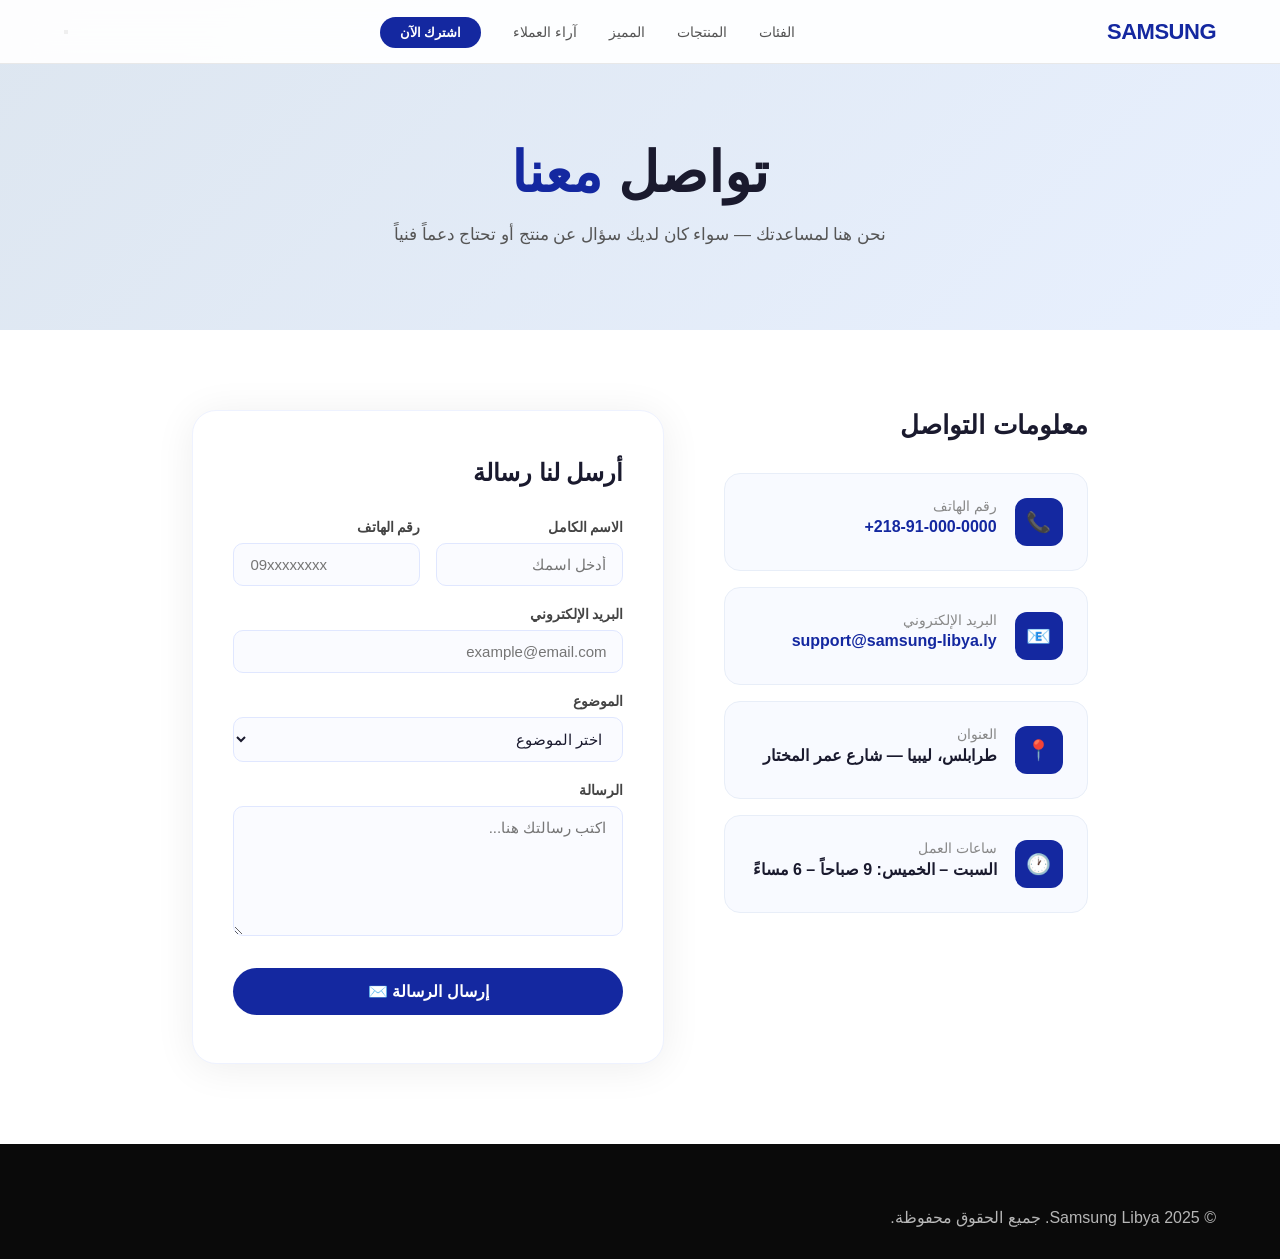
<file: contact.html>
<!DOCTYPE html>
<html lang="ar" dir="rtl">
<head>
  <meta charset="UTF-8" />
  <meta name="viewport" content="width=device-width, initial-scale=1.0" />
  <title>تواصل معنا — Samsung Libya</title>

  <link rel="stylesheet" href="style.css" />
  <link rel="stylesheet" href="contact.css" />
</head>

<body>

  <!-- NAV -->
  <nav>
    <a href="index.html" class="nav-logo">SAMSUNG</a>

    <ul class="nav-links">
      <li><a href="index.html#categories">الفئات</a></li>
      <li><a href="index.html#products">المنتجات</a></li>
      <li><a href="index.html#featured">المميز</a></li>
      <li><a href="index.html#testimonials">آراء العملاء</a></li>
      <li><a href="index.html#newsletter" class="nav-cta">اشترك الآن</a></li>
    </ul>

    <button
      class="nav-hamburger"
      id="nav-hamburger"
      aria-label="فتح القائمة"
      onclick="toggleMobileMenu()"
    >
      <span></span>
      <span></span>
      <span></span>
    </button>
  </nav>

  <!-- HERO -->
  <div class="contact-hero">
    <h1>تواصل <span>معنا</span></h1>

    <p>
      نحن هنا لمساعدتك — سواء كان لديك سؤال عن منتج أو تحتاج دعماً فنياً
    </p>
  </div>

  <!-- CONTACT SECTION -->
  <div class="contact-section">

    <!-- معلومات التواصل -->
    <div class="contact-info">

      <h2>معلومات التواصل</h2>

      <div class="info-card">
        <div class="info-icon">📞</div>

        <div class="info-text">
          <h4>رقم الهاتف</h4>
          <p>
            <a href="tel:+218910000000">218-91-000-0000+</a>
          </p>
        </div>
      </div>

      <div class="info-card">
        <div class="info-icon">📧</div>

        <div class="info-text">
          <h4>البريد الإلكتروني</h4>
          <p>
            <a href="mailto:support@samsung-libya.ly">
              support@samsung-libya.ly
            </a>
          </p>
        </div>
      </div>

      <div class="info-card">
        <div class="info-icon">📍</div>

        <div class="info-text">
          <h4>العنوان</h4>
          <p>طرابلس، ليبيا — شارع عمر المختار</p>
        </div>
      </div>

      <div class="info-card">
        <div class="info-icon">🕐</div>

        <div class="info-text">
          <h4>ساعات العمل</h4>
          <p>السبت – الخميس: 9 صباحاً – 6 مساءً</p>
        </div>
      </div>

    </div>

    <!-- الفورم -->
    <div class="contact-form-wrap">

      <h2>أرسل لنا رسالة</h2>

      <div class="form-row">

        <div class="form-group">
          <label>الاسم الكامل</label>
          <input type="text" id="name" placeholder="أدخل اسمك" />
        </div>

        <div class="form-group">
          <label>رقم الهاتف</label>
          <input type="tel" id="phone" placeholder="09xxxxxxxx" />
        </div>

      </div>

      <div class="form-group">
        <label>البريد الإلكتروني</label>

        <input
          type="email"
          id="email"
          placeholder="example@email.com"
        />
      </div>

      <div class="form-group">
        <label>الموضوع</label>

        <select id="subject">
          <option value="">اختر الموضوع</option>
          <option>استفسار عن منتج</option>
          <option>دعم فني</option>
          <option>طلب ضمان</option>
          <option>شكوى</option>
          <option>أخرى</option>
        </select>
      </div>

      <div class="form-group">
        <label>الرسالة</label>

        <textarea
          id="message"
          placeholder="اكتب رسالتك هنا..."
        ></textarea>
      </div>

      <button
        class="submit-btn"
        id="submit-btn"
        onclick="sendMessage()"
      >
        إرسال الرسالة ✉️
      </button>

      <div class="success-msg" id="success-msg"></div>

    </div>

  </div>

  <!-- سجل الرسائل -->
  <div class="messages-section" id="messages-section">

    <div class="messages-header">

      <h2>
        📋 سجل الرسائل
        <span class="msg-count" id="msg-count"></span>
      </h2>

      <button class="clear-all-btn" onclick="clearAllMessages()">
        🗑 مسح الكل
      </button>

    </div>

    <div class="messages-list" id="messages-list"></div>

    <p class="no-messages" id="no-messages">
      لا توجد رسائل محفوظة بعد.
    </p>

  </div>

  <!-- FOOTER -->
  <footer class="footer">
    <div class="footer-inner">
      <p class="footer-copy">
        © 2025 Samsung Libya. جميع الحقوق محفوظة.
      </p>
    </div>
  </footer>

  <script src="contact.js"></script>

</body>
</html>
</file>
<file: style.css>
/* ========================================
   Samsung Libya — style.css
   ======================================== */

/* ==========================================================================
   1. CSS VARIABLES
   ========================================================================== */

:root {
  --black:       #0a0a0a;
  --white:       #ffffff;
  --white-70:    rgba(255, 255, 255, 0.7);
  --blue:        #1428a0;
  --blue-light:  #2541c0;
  --gray-100:    #f5f5f5;
  --gray-200:    #e8e8e8;
  --gray-400:    #9e9e9e;
  --gray-600:    #555555;
  --gray-700:    #333333;
  --gray-800:    #222222;
  --card-bg:     #f0f3fa;
  --radius:      16px;
  --transition:  0.35s cubic-bezier(0.4, 0, 0.2, 1);
}


/* ==========================================================================
   2. RESET & BASE
   ========================================================================== */

* {
  margin: 0;
  padding: 0;
  box-sizing: border-box;
}

html {
  scroll-behavior: smooth;
}

body {
  font-family: 'IBM Plex Sans Arabic', sans-serif;
  background: var(--white);
  color: var(--black);
  direction: rtl;
  overflow-x: hidden;
}


/* ==========================================================================
   3. NAVBAR
   ========================================================================== */

nav {
  position: fixed;
  top: 0;
  right: 0;
  left: 0;
  z-index: 100;
  background: rgba(255, 255, 255, 0.92);
  backdrop-filter: blur(16px);
  border-bottom: 1px solid var(--gray-200);
  display: flex;
  align-items: center;
  justify-content: space-between;
  padding: 0 5%;
  height: 64px;
  transition: background var(--transition);
}

.nav-logo {
  font-size: 22px;
  font-weight: 700;
  color: var(--blue);
  letter-spacing: -0.5px;
  text-decoration: none;
}

.nav-links {
  display: flex;
  list-style: none;
  gap: 32px;
}

.nav-links a {
  text-decoration: none;
  color: var(--gray-600);
  font-size: 14px;
  font-weight: 500;
  transition: color var(--transition);
  position: relative;
}

.nav-links a::after {
  content: '';
  position: absolute;
  bottom: -4px;
  right: 0;
  width: 0;
  height: 2px;
  background: var(--blue);
  transition: width var(--transition);
}

.nav-links a:hover           { color: var(--blue); }
.nav-links a:hover::after    { width: 100%; }

.nav-links a.nav-cta {
  background: var(--blue);
  color: var(--white);
  padding: 8px 20px;
  border-radius: 50px;
  font-size: 13px;
  font-weight: 600;
  transition: background var(--transition), transform var(--transition);
}

.nav-links a.nav-cta:hover {
  background: var(--blue-light);
  color: var(--white);
  transform: translateY(-1px);
}

.nav-links a.nav-cta::after { display: none; }

/* Mobile nav toggle */
.mob-nav-right {
  display: none;
  align-items: center;
  gap: 4px;
}

.nav-toggle {
  background: none;
  border: none;
  font-size: 26px;
  color: var(--blue);
  cursor: pointer;
  padding: 4px 8px;
  line-height: 1;
}

/* Mobile drawer */
.mobile-menu {
  display: none;
  position: fixed;
  top: 64px;
  right: 0;
  left: 0;
  background: var(--white);
  z-index: 999;
  padding: 8px 5% 20px;
  box-shadow: 0 8px 24px rgba(0, 0, 0, 0.12);
  border-top: 1px solid var(--gray-200);
}

.mobile-menu.active { display: block; }

.mobile-menu ul { list-style: none; }

.mobile-menu ul li a {
  display: block;
  padding: 14px 8px;
  font-size: 16px;
  font-weight: 500;
  color: var(--gray-800);
  text-decoration: none;
  border-bottom: 1px solid var(--gray-200);
}

.mobile-menu ul li a:hover { color: var(--blue); }

.mobile-menu .mob-cta {
  display: block;
  margin-top: 16px;
  background: var(--blue);
  color: var(--white);
  text-align: center;
  padding: 14px;
  border-radius: 50px;
  font-weight: 700;
  font-size: 15px;
  text-decoration: none;
}

/* Cart button */
.cart-btn {
  position: relative;
  background: none;
  border: none;
  cursor: pointer;
  color: var(--gray-700);
  padding: 6px;
  display: flex;
  align-items: center;
  justify-content: center;
  transition: color var(--transition);
}

.cart-btn:hover { color: var(--blue); }

.cart-count {
  position: absolute;
  top: -4px;
  left: -4px;
  background: var(--blue);
  color: var(--white);
  font-size: 10px;
  font-weight: 700;
  min-width: 18px;
  height: 18px;
  border-radius: 50%;
  display: flex;
  align-items: center;
  justify-content: center;
  line-height: 1;
  padding: 0 3px;
  transition: transform 0.2s;
}

.cart-count.bump { transform: scale(1.4); }


/* ==========================================================================
   4. HERO
   ========================================================================== */

.hero {
  min-height: 580px;
  height: 100vh;
  max-height: 680px;
  background: #d6e2f0;
  display: flex;
  align-items: center;
  justify-content: center;
  padding-top: 64px;
  position: relative;
  overflow: hidden;
}

.hero-bg-full {
  position: absolute;
  inset: 0;
  width: 100%;
  height: 100%;
  object-fit: cover;
  object-position: left center;
  z-index: 0;
  display: block;
}

.hero-inner {
  display: flex;
  align-items: center;
  justify-content: flex-start;
  width: 100%;
  max-width: 1200px;
  height: 100%;
  position: relative;
  z-index: 1;
  padding: 0 6%;
}

.hero-content {
  flex: 0 0 40%;
  text-align: right;
  background: rgba(214, 226, 240, 0.55);
  backdrop-filter: blur(6px);
  border-radius: 20px;
  padding: clamp(20px, 4vw, 40px) clamp(16px, 4vw, 36px);
  margin-top: clamp(20px, 5vw, 80px);
  animation: fadeInUp 0.9s ease 0.1s both;
}

.hero-badge {
  display: inline-block;
  background: rgba(255, 255, 255, 0.60);
  color: var(--blue);
  border: 1px solid rgba(20, 40, 160, 0.22);
  padding: 6px 18px;
  border-radius: 50px;
  font-size: 13px;
  font-weight: 600;
  margin-bottom: 24px;
  backdrop-filter: blur(8px);
  animation: fadeInDown 0.8s ease forwards;
}

.hero h1 {
  font-size: clamp(26px, 6vw, 72px);
  font-weight: 700;
  color: var(--gray-800);
  line-height: 1.1;
  margin-bottom: 16px;
}

.hero h1 span { color: var(--blue); }

.hero p {
  font-size: clamp(13px, 2vw, 17px);
  color: var(--gray-600);
  max-width: 400px;
  margin: 0 0 clamp(20px, 4vw, 40px);
  line-height: 1.7;
}

.hero-buttons {
  display: flex;
  gap: 16px;
  flex-wrap: wrap;
  justify-content: flex-end;
  animation: fadeInUp 1s ease 0.3s both;
}


/* ==========================================================================
   5. BUTTONS
   ========================================================================== */

.btn-primary {
  background: var(--blue);
  color: var(--white);
  padding: 14px 36px;
  border-radius: 50px;
  text-decoration: none;
  font-size: 15px;
  font-weight: 600;
  display: inline-block;
  transition: background var(--transition), transform var(--transition), box-shadow var(--transition);
}

.btn-primary:hover {
  background: var(--blue-light);
  transform: translateY(-2px);
  box-shadow: 0 12px 32px rgba(20, 40, 160, 0.4);
}

.btn-outline {
  background: transparent;
  color: var(--blue);
  padding: 14px 36px;
  border-radius: 50px;
  text-decoration: none;
  font-size: 15px;
  font-weight: 600;
  border: 1.5px solid rgba(20, 40, 160, 0.35);
  display: inline-block;
  transition: border-color var(--transition), transform var(--transition), background var(--transition);
}

.btn-outline:hover {
  border-color: var(--blue);
  background: rgba(20, 40, 160, 0.06);
  transform: translateY(-2px);
}

.btn-white {
  background: var(--white);
  color: var(--blue);
  padding: 14px 40px;
  border-radius: 50px;
  text-decoration: none;
  font-size: 15px;
  font-weight: 700;
  display: inline-block;
  transition: transform var(--transition), box-shadow var(--transition);
}

.btn-white:hover {
  transform: translateY(-2px);
  box-shadow: 0 12px 32px rgba(0, 0, 0, 0.2);
}


/* ==========================================================================
   6. STATS
   ========================================================================== */

.stats {
  background: var(--gray-100);
  padding: clamp(32px, 5vw, 64px) 5%;
}

.stats-grid {
  display: grid;
  grid-template-columns: repeat(auto-fit, minmax(130px, 1fr));
  gap: clamp(16px, 3vw, 32px);
  max-width: 900px;
  margin: 0 auto;
  text-align: center;
}

.stat-item h3 {
  font-size: clamp(26px, 5vw, 42px);
  font-weight: 700;
  color: var(--blue);
  margin-bottom: 6px;
}

.stat-item p {
  font-size: clamp(12px, 1.5vw, 14px);
  color: var(--gray-600);
  font-weight: 400;
}


/* ==========================================================================
   7. SECTION COMMON
   ========================================================================== */

section { padding: clamp(48px, 8vw, 100px) 5%; }

.section-header {
  text-align: center;
  margin-bottom: 60px;
}

.section-tag {
  display: inline-block;
  background: rgba(20, 40, 160, 0.08);
  color: var(--blue);
  padding: 5px 16px;
  border-radius: 50px;
  font-size: 13px;
  font-weight: 600;
  margin-bottom: 16px;
  text-transform: uppercase;
  letter-spacing: 1px;
}

.section-title {
  font-size: clamp(28px, 4vw, 44px);
  font-weight: 700;
  color: var(--gray-800);
  margin-bottom: 12px;
  line-height: 1.2;
}

.section-sub {
  font-size: 16px;
  color: var(--gray-600);
  max-width: 520px;
  margin: 0 auto;
  line-height: 1.7;
}


/* ==========================================================================
   8. FEATURED PRODUCT
   ========================================================================== */

.featured { background: var(--white); }

.featured-grid {
  display: grid;
  grid-template-columns: 1fr 1fr;
  gap: 48px;
  align-items: center;
  max-width: 1100px;
  margin: 0 auto;
}

.featured-visual {
  border-radius: var(--radius);
  text-align: center;
  position: relative;
  overflow: hidden;
  padding: 0;
  background: transparent;
}

.featured-img-bg {
  background: var(--card-bg);
  border-radius: var(--radius);
  position: relative;
  overflow: hidden;
  min-height: clamp(220px, 40vw, 480px);
  display: flex;
  align-items: center;
  justify-content: center;
}

.featured-img-bg::before {
  content: '';
  position: absolute;
  top: -80px;
  right: -80px;
  width: 300px;
  height: 300px;
  background: radial-gradient(circle, rgba(20, 40, 160, 0.12) 0%, transparent 70%);
  pointer-events: none;
}

.featured-img-bg::after {
  content: '';
  position: absolute;
  bottom: -60px;
  left: -40px;
  width: 220px;
  height: 220px;
  background: radial-gradient(circle, rgba(59, 130, 246, 0.15) 0%, transparent 70%);
  pointer-events: none;
}

.featured-product-img {
  width: 100%;
  height: clamp(220px, 40vw, 480px);
  object-fit: contain;
  object-position: center;
  display: block;
  margin: 0 auto;
  position: relative;
  z-index: 2;
  border-radius: var(--radius);
  filter: drop-shadow(0 30px 50px rgba(0, 0, 0, 0.15));
  transition: transform 0.5s cubic-bezier(0.4, 0, 0.2, 1);
}

.featured-visual:hover .featured-product-img {
  transform: translateY(-10px) scale(1.03);
}

/* Fallback placeholder (no image) */
.product-img-placeholder {
  width: 220px;
  height: 380px;
  background: linear-gradient(160deg, #e0e7ff 0%, #c7d2fe 100%);
  border-radius: 28px;
  margin: 0 auto;
  display: flex;
  align-items: center;
  justify-content: center;
  font-size: 64px;
  color: var(--blue);
  font-weight: 700;
  box-shadow: 0 24px 48px rgba(20, 40, 160, 0.2);
  position: relative;
  z-index: 1;
  transition: transform var(--transition);
}

.featured-visual:hover .product-img-placeholder {
  transform: translateY(-8px) rotate(-1deg);
}

.featured-info h3 {
  font-size: 13px;
  color: var(--blue);
  font-weight: 600;
  text-transform: uppercase;
  letter-spacing: 1.5px;
  margin-bottom: 12px;
}

.featured-info h2 {
  font-size: clamp(24px, 3.5vw, 38px);
  font-weight: 700;
  color: var(--gray-800);
  line-height: 1.2;
  margin-bottom: 16px;
}

.featured-info p {
  font-size: 15px;
  color: var(--gray-600);
  line-height: 1.75;
  margin-bottom: 28px;
}

.specs-list {
  list-style: none;
  display: flex;
  flex-direction: column;
  gap: 10px;
  margin-bottom: 32px;
}

.specs-list li {
  display: flex;
  align-items: center;
  gap: 10px;
  font-size: 14px;
  color: var(--gray-600);
}

.specs-list li::before {
  content: '✓';
  width: 22px;
  height: 22px;
  background: rgba(20, 40, 160, 0.1);
  color: var(--blue);
  border-radius: 50%;
  display: flex;
  align-items: center;
  justify-content: center;
  font-size: 11px;
  font-weight: 700;
  flex-shrink: 0;
}

.price-row {
  display: flex;
  align-items: center;
  gap: 16px;
  margin-bottom: 24px;
}

.price {
  font-size: 28px;
  font-weight: 700;
  color: var(--blue);
}

.price-old {
  font-size: 18px;
  color: var(--gray-400);
  text-decoration: line-through;
}

.discount-badge {
  background: #fee2e2;
  color: #dc2626;
  padding: 4px 10px;
  border-radius: 6px;
  font-size: 12px;
  font-weight: 700;
}


/* ==========================================================================
   9. SEARCH & FILTER TABS
   ========================================================================== */

.search-section {
  background: var(--white);
  padding-bottom: 32px;
}

.search-box {
  max-width: 800px;
  margin: 0 auto;
}

.filter-tabs {
  display: flex;
  gap: 4px;
  flex-wrap: nowrap;
  justify-content: center;
}

.filter-tab {
  background: transparent;
  border: none;
  color: var(--gray-600);
  padding: 9px 14px;
  border-radius: 50px;
  font-size: 17px;
  font-weight: 600;
  font-family: 'IBM Plex Sans Arabic', sans-serif;
  text-decoration: none;
  cursor: pointer;
  white-space: nowrap;
  display: inline-block;
  transition: color var(--transition), background var(--transition);
}

.filter-tab:hover {
  border-color: var(--blue);
  color: var(--blue);
  background: rgba(20, 40, 160, 0.05);
}

.filter-tab.filter-tab-active {
  background: transparent;
  border: none;
  color: var(--blue);
  font-weight: 700;
}


/* ==========================================================================
   10. PRODUCTS GRID
   ========================================================================== */

.products { background: var(--gray-100); }

.products-grid {
  display: grid;
  grid-template-columns: repeat(4, 1fr);
  gap: 24px;
  max-width: 1200px;
  margin: 0 auto;
}

.product-card {
  background: var(--white);
  border-radius: var(--radius);
  overflow: hidden;
  cursor: pointer;
  transition: transform var(--transition), box-shadow var(--transition);
}

.product-card:hover {
  transform: translateY(-8px);
  box-shadow: 0 24px 48px rgba(0, 0, 0, 0.1);
}

/* Card visual area */
.card-visual {
  background: var(--gray-100);
  padding: 40px 24px;
  text-align: center;
  position: relative;
  border-radius: var(--radius) var(--radius) 0 0;
  overflow: hidden;
}

.card-visual-img {
  background: var(--card-bg);
  height: 220px;
  display: flex;
  align-items: center;
  justify-content: center;
  border-radius: var(--radius) var(--radius) 0 0;
  overflow: hidden;
}

.card-product-img {
  width: 100%;
  height: 100%;
  object-fit: cover;
  object-position: center center;
  display: block;
  transition: transform var(--transition);
}

.product-card:hover .card-product-img {
  transform: scale(1.06) translateY(-4px);
}

/* shared modifier for contained product images */
.card-visual-img.contain-img {
  object-fit: contain;
  padding: 20px;
  background: var(--card-bg);
}

.card-badge {
  position: absolute;
  top: 16px;
  left: 16px;
  background: var(--blue);
  color: var(--white);
  padding: 4px 12px;
  border-radius: 50px;
  font-size: 11px;
  font-weight: 600;
  z-index: 2;
}

.card-icon {
  font-size: 72px;
  line-height: 1;
  display: block;
  transition: transform var(--transition);
}

.product-card:hover .card-icon { transform: scale(1.08); }

.card-icon-fallback { display: none; }

/* Card body */
.card-body { padding: 20px 20px 24px; }

.card-category {
  font-size: 11px;
  font-weight: 600;
  color: var(--blue);
  text-transform: uppercase;
  letter-spacing: 1px;
  margin-bottom: 6px;
}

.card-title {
  font-size: 17px;
  font-weight: 700;
  color: var(--gray-800);
  margin-bottom: 6px;
}

.card-desc {
  font-size: 13px;
  color: var(--gray-600);
  line-height: 1.6;
  margin-bottom: 16px;
}

.card-footer {
  display: flex;
  align-items: center;
  justify-content: space-between;
}

.card-price {
  font-size: 20px;
  font-weight: 700;
  color: var(--blue);
}

.card-btn {
  background: var(--gray-100);
  color: var(--gray-800);
  border: none;
  padding: 8px 18px;
  border-radius: 50px;
  font-size: 13px;
  font-weight: 600;
  cursor: pointer;
  font-family: inherit;
  text-decoration: none;
  display: inline-block;
  transition: background var(--transition), color var(--transition);
}

.card-btn:hover {
  background: var(--blue);
  color: var(--white);
}


/* ==========================================================================
   11. CATEGORIES
   ========================================================================== */

.categories { background: var(--white); }

.cat-grid {
  display: grid;
  grid-template-columns: repeat(auto-fit, minmax(180px, 1fr));
  gap: 16px;
  max-width: 1100px;
  margin: 0 auto;
}

.cat-card {
  background: var(--gray-100);
  border-radius: var(--radius);
  padding: 32px 20px;
  text-align: center;
  text-decoration: none;
  color: var(--gray-800);
  display: block;
  cursor: default;
}

.cat-icon {
  font-size: 40px;
  display: block;
  margin-bottom: 12px;
}

.cat-icon svg,
.cat-icon img {
  width: 52px;
  height: 52px;
  display: block;
  margin: 0 auto;
}

.cat-name {
  font-size: 15px;
  font-weight: 600;
}

.cat-count {
  font-size: 12px;
  opacity: 0.65;
  margin-top: 4px;
}


/* ==========================================================================
   12. PROMO BANNER
   ========================================================================== */

.promo-banner {
  background: var(--blue);
  padding: clamp(40px, 6vw, 80px) 5%;
  text-align: center;
}

.promo-banner h2 {
  font-size: clamp(22px, 5vw, 52px);
  font-weight: 700;
  color: var(--white);
  margin-bottom: 12px;
}

.promo-banner p {
  font-size: clamp(13px, 2vw, 16px);
  color: rgba(255, 255, 255, 0.75);
  margin-bottom: clamp(20px, 4vw, 36px);
}


/* ==========================================================================
   13. TESTIMONIALS
   ========================================================================== */

.testimonials { background: var(--gray-100); }

.t-grid {
  display: grid;
  grid-template-columns: repeat(auto-fit, minmax(280px, 1fr));
  gap: 24px;
  max-width: 1100px;
  margin: 0 auto;
}

.t-card {
  background: var(--white);
  border-radius: var(--radius);
  padding: 28px;
  transition: transform var(--transition);
}

.t-card:hover { transform: translateY(-4px); }

.t-stars {
  color: #f59e0b;
  font-size: 18px;
  margin-bottom: 14px;
  letter-spacing: 2px;
}

.t-text {
  font-size: 15px;
  color: var(--gray-600);
  line-height: 1.7;
  margin-bottom: 20px;
}

.t-author {
  display: flex;
  align-items: center;
  gap: 12px;
}

.t-avatar {
  width: 40px;
  height: 40px;
  border-radius: 50%;
  display: flex;
  align-items: center;
  justify-content: center;
  font-size: 15px;
  font-weight: 700;
  color: var(--white);
  flex-shrink: 0;
}

.t-name {
  font-size: 14px;
  font-weight: 600;
  color: var(--gray-800);
}

.t-role {
  font-size: 12px;
  color: var(--gray-400);
}


/* ==========================================================================
   14. NEWSLETTER
   ========================================================================== */

.newsletter {
  background: var(--white);
  padding: clamp(40px, 6vw, 80px) 5%;
}

.newsletter-box {
  background: var(--gray-100);
  border-radius: 24px;
  padding: clamp(28px, 5vw, 60px) clamp(20px, 5vw, 48px);
  max-width: 700px;
  margin: 0 auto;
  text-align: center;
}

.newsletter-box h2 {
  font-size: clamp(20px, 4vw, 28px);
  font-weight: 700;
  color: var(--gray-800);
  margin-bottom: 10px;
}

.newsletter-box p {
  font-size: clamp(13px, 2vw, 15px);
  color: var(--gray-600);
  margin-bottom: clamp(20px, 4vw, 32px);
}

.form-row {
  display: flex;
  gap: 10px;
  max-width: 480px;
  margin: 0 auto;
  flex-wrap: wrap;
}

.form-row input[type="email"] {
  flex: 1;
  padding: 13px 18px;
  border: 1.5px solid var(--gray-200);
  border-radius: 50px;
  font-size: 14px;
  font-family: inherit;
  outline: none;
  background: var(--white);
  direction: rtl;
  transition: border-color var(--transition);
}

.form-row input[type="email"]:focus { border-color: var(--blue); }

.form-row button {
  background: var(--blue);
  color: var(--white);
  border: none;
  padding: 13px 28px;
  border-radius: 50px;
  font-size: 14px;
  font-weight: 600;
  font-family: inherit;
  cursor: pointer;
  white-space: nowrap;
  transition: background var(--transition), transform var(--transition);
}

.form-row button:hover {
  background: var(--blue-light);
  transform: translateY(-1px);
}


/* ==========================================================================
   15. FOOTER
   ========================================================================== */

footer {
  background: var(--black);
  color: var(--white-70);
  padding: 64px 5% 32px;
}

.footer-grid {
  display: grid;
  grid-template-columns: 2fr repeat(3, 1fr);
  gap: 48px;
  margin-bottom: 56px;
}

.footer-brand h3 {
  font-size: 22px;
  font-weight: 700;
  color: var(--white);
  margin-bottom: 12px;
}

.footer-brand p {
  font-size: 14px;
  line-height: 1.7;
  max-width: 280px;
}

.footer-address {
  font-style: normal;
  margin-top: 20px;
  display: flex;
  flex-direction: column;
  gap: 8px;
}

.footer-address p {
  font-size: 13px;
  color: rgba(255, 255, 255, 0.6);
  max-width: 100%;
  line-height: 1.5;
}

.footer-address a {
  color: var(--white-70);
  text-decoration: none;
  transition: color var(--transition);
}

.footer-address a:hover { color: var(--white); }

.footer-col h4 {
  font-size: 14px;
  font-weight: 700;
  color: var(--white);
  margin-bottom: 20px;
  text-transform: uppercase;
  letter-spacing: 0.8px;
}

.footer-col ul {
  list-style: none;
  display: flex;
  flex-direction: column;
  gap: 10px;
}

.footer-col a {
  text-decoration: none;
  color: rgba(255, 255, 255, 0.55);
  font-size: 14px;
  transition: color var(--transition);
}

.footer-col a:hover { color: var(--white); }

.footer-bottom {
  border-top: 1px solid rgba(255, 255, 255, 0.12);
  padding-top: 28px;
  display: flex;
  align-items: center;
  justify-content: space-between;
  font-size: 13px;
  color: rgba(255, 255, 255, 0.4);
}


/* ==========================================================================
   16. ACCESSIBILITY — FOCUS STYLES
   ========================================================================== */

:focus-visible {
  outline: 2px solid var(--blue);
  outline-offset: 3px;
  border-radius: var(--radius-sm, 4px);
}

.btn-primary:focus-visible,
.btn-outline:focus-visible,
.btn-white:focus-visible,
.card-btn:focus-visible,
.nav-cta:focus-visible {
  outline-offset: 4px;
  box-shadow: 0 0 0 4px rgba(20, 40, 160, 0.25);
}


/* ==========================================================================
   17. ANIMATIONS
   ========================================================================== */

@keyframes fadeInUp {
  from { opacity: 0; transform: translateY(32px); }
  to   { opacity: 1; transform: translateY(0); }
}

@keyframes fadeInDown {
  from { opacity: 0; transform: translateY(-20px); }
  to   { opacity: 1; transform: translateY(0); }
}


/* ==========================================================================
   18. RESPONSIVE — MEDIA QUERIES
   ========================================================================== */

/* ── Large screens ── */
@media (max-width: 1200px) {
  .products-grid {
    grid-template-columns: repeat(3, 1fr);
    gap: 20px;
  }
}

@media (max-width: 1024px) {
  .footer-grid {
    grid-template-columns: repeat(2, 1fr);
    gap: 36px;
  }
  .products-grid {
    grid-template-columns: repeat(2, 1fr);
  }
  .contact-section {
    gap: 40px;
    padding: 80px 4%;
  }
}

/* ── Tablet ── */
@media (max-width: 900px) {
  .nav-links      { display: none; }
  .mob-nav-right  { display: flex; }

  .hero {
    height: auto;
    max-height: none;
    min-height: unset;
    padding: 80px 5% 40px;
    background: #d6e2f0;
  }

  .hero-bg-full   { position: absolute; object-position: center; }
  .hero-inner     { flex-direction: column; align-items: center; text-align: center; height: auto; padding: 0; }

  .hero-content {
    flex: 0 0 100%;
    width: 85%;
    max-width: 340px;
    text-align: center;
    background: rgba(214, 226, 240, 0.65);
    backdrop-filter: blur(8px);
    border-radius: 16px;
    padding: 16px 18px;
    margin-top: 0;
  }

  .hero-badge        { font-size: 11px; padding: 4px 12px; margin-bottom: 12px; }
  .hero h1           { font-size: clamp(20px, 5.5vw, 32px); margin-bottom: 10px; }
  .hero p            { font-size: 12px; margin: 0 auto 16px; line-height: 1.6; }
  .hero-buttons      { justify-content: center; gap: 10px; }
  .hero .btn-primary,
  .hero .btn-outline { padding: 10px 22px; font-size: 13px; }

  .featured-grid   { grid-template-columns: 1fr; text-align: center; }
  .featured-img-bg { min-height: 280px; }
  .featured-visual { max-width: 420px; margin: 0 auto; grid-row: 1; }
  .specs-list      { text-align: right; max-width: 400px; margin: 0 auto 32px; }
  .price-row       { justify-content: center; }

  .stats-grid      { grid-template-columns: repeat(2, 1fr); }
  .t-grid          { grid-template-columns: repeat(2, 1fr); }
  .contact-section { grid-template-columns: 1fr; gap: 48px; }
}

/* ── Mobile ── */
@media (max-width: 768px) {
  nav     { padding: 0 4%; }
  section { padding: clamp(36px, 6vw, 60px) 4%; }

  .filter-tabs {
    gap: 6px;
    overflow-x: auto;
    justify-content: flex-start;
    padding: 8px 4px;
    -webkit-overflow-scrolling: touch;
  }
  .filter-tabs::-webkit-scrollbar { display: none; }
  .filter-tab     { padding: 7px 14px; font-size: 14px; flex-shrink: 0; }

  .contact-form-wrap { padding: 28px 18px; }
}

/* ── Small mobile ── */
@media (max-width: 576px) {
  .hero-buttons   { flex-direction: column; align-items: center; width: 100%; }
  .btn-primary,
  .btn-outline    { width: 100%; text-align: center; }

  .featured-img-bg      { min-height: 180px; }
  .featured-product-img { height: clamp(150px, 50vw, 240px); }
  .featured-info h2     { font-size: clamp(18px, 5vw, 24px); }
  .featured-info p      { font-size: 13px; }

  .stats-grid     { grid-template-columns: repeat(2, 1fr); gap: 16px; }
  .cat-grid       { grid-template-columns: repeat(2, 1fr); gap: 10px; }
  .products-grid  { grid-template-columns: repeat(2, 1fr); gap: 10px; }
  .t-grid         { grid-template-columns: 1fr; }

  .card-visual-img  { height: clamp(130px, 38vw, 190px); }
  .card-product-img { object-fit: cover; object-position: center; padding: 0; }
  .card-body       { padding: 12px 12px 16px; }
  .card-title      { font-size: 13px; }
  .card-desc       { font-size: 12px; margin-bottom: 8px; }
  .card-price      { font-size: 15px; }
  .card-btn        { padding: 6px 10px; font-size: 12px; }

  .footer-grid    { grid-template-columns: 1fr; gap: 28px; }
  .footer-bottom  { flex-direction: column; gap: 10px; text-align: center; }

  .form-row        { flex-direction: column; gap: 8px; }
  .form-row input[type="email"],
  .form-row button { width: 100%; }

  .section-header  { margin-bottom: 32px; }
  .price-row       { flex-wrap: wrap; justify-content: center; }
}

/* ── Extra small (≤ 360px) ── */
@media (max-width: 360px) {
  .hero-content    { border-radius: 14px; }
  .featured-img-bg      { min-height: 150px; }
  .featured-product-img { height: clamp(120px, 48vw, 180px); }

  .stats-grid      { grid-template-columns: repeat(2, 1fr); gap: 12px; }
  .products-grid   { gap: 8px; }
  .card-visual-img  { height: clamp(100px, 35vw, 130px); }
  .card-product-img { object-fit: cover; object-position: center; padding: 0; }
  .card-body       { padding: 8px 8px 12px; }
  .card-title      { font-size: 12px; }
  .card-desc       { display: none; }
  .card-price      { font-size: 13px; }
  .card-btn        { padding: 4px 8px; font-size: 11px; }
}
</file>
<file: contact.css>
/* =========================================
   CONTACT PAGE
========================================= */

.contact-hero {
  background: linear-gradient(135deg, #dde6f0 0%, #e8f0fe 100%);
  padding: 140px 8% 80px;
  text-align: center;
}

.contact-hero h1 {
  font-size: clamp(32px, 5vw, 56px);
  font-weight: 700;
  color: #1a1a2e;
  margin-bottom: 16px;
}

.contact-hero h1 span {
  color: #1428a0;
}

.contact-hero p {
  font-size: 17px;
  color: #555;
  max-width: 500px;
  margin: 0 auto;
  line-height: 1.7;
}

/* =========================================
   CONTACT SECTION
========================================= */

.contact-section {
  padding: 80px 8%;
  max-width: 1100px;
  margin: 0 auto;
  display: grid;
  grid-template-columns: 1fr 1.3fr;
  gap: 60px;
  align-items: start;
}

/* معلومات التواصل */

.contact-info h2 {
  font-size: 26px;
  font-weight: 700;
  color: #1a1a2e;
  margin-bottom: 32px;
}

.info-card {
  display: flex;
  align-items: flex-start;
  gap: 18px;
  padding: 24px;
  background: #f8faff;
  border-radius: 16px;
  margin-bottom: 16px;
  border: 1px solid #e8eef8;
  transition: box-shadow 0.3s;
}

.info-card:hover {
  box-shadow: 0 8px 24px rgba(20, 40, 160, 0.08);
}

.info-icon {
  width: 48px;
  height: 48px;
  background: #1428a0;
  border-radius: 12px;
  display: flex;
  align-items: center;
  justify-content: center;
  flex-shrink: 0;
  font-size: 20px;
}

.info-text h4 {
  font-size: 14px;
  color: #888;
  margin-bottom: 4px;
  font-weight: 500;
}

.info-text p {
  font-size: 16px;
  color: #1a1a2e;
  font-weight: 600;
  margin: 0;
}

.info-text a {
  color: #1428a0;
  text-decoration: none;
}

/* الفورم */

.contact-form-wrap {
  background: #fff;
  border-radius: 24px;
  padding: 48px 40px;
  box-shadow: 0 4px 40px rgba(0, 0, 0, 0.07);
  border: 1px solid #eef2ff;
}

.contact-form-wrap h2 {
  font-size: 24px;
  font-weight: 700;
  color: #1a1a2e;
  margin-bottom: 32px;
}

.form-group {
  margin-bottom: 20px;
}

.form-group label {
  display: block;
  font-size: 14px;
  font-weight: 600;
  color: #444;
  margin-bottom: 8px;
}

.form-group input,
.form-group select,
.form-group textarea {
  width: 100%;
  padding: 12px 16px;
  border: 1.5px solid #e0e7ff;
  border-radius: 10px;
  font-size: 15px;
  font-family: 'IBM Plex Sans Arabic', sans-serif;
  color: #1a1a2e;
  background: #fafbff;
  transition: border-color 0.2s, box-shadow 0.2s;
  outline: none;
  box-sizing: border-box;
}

.form-group input:focus,
.form-group select:focus,
.form-group textarea:focus {
  border-color: #1428a0;
  box-shadow: 0 0 0 3px rgba(20, 40, 160, 0.08);
  background: #fff;
}

.form-group textarea {
  resize: vertical;
  min-height: 130px;
}

.form-row {
  display: grid;
  grid-template-columns: 1fr 1fr;
  gap: 16px;
}

.submit-btn {
  width: 100%;
  padding: 14px;
  background: #1428a0;
  color: #fff;
  border: none;
  border-radius: 50px;
  font-size: 16px;
  font-weight: 700;
  font-family: 'IBM Plex Sans Arabic', sans-serif;
  cursor: pointer;
  transition: background 0.2s, transform 0.2s;
  margin-top: 8px;
}

.submit-btn:hover {
  background: #0f1f80;
  transform: translateY(-2px);
}

.success-msg {
  display: none;
  text-align: center;
  padding: 20px;
  background: #f0fdf4;
  border-radius: 12px;
  color: #16a34a;
  font-weight: 600;
  font-size: 16px;
  margin-top: 16px;
  border: 1px solid #bbf7d0;
}

/* =========================================
   MESSAGES SECTION
========================================= */

.messages-section {
  max-width: 1100px;
  margin: 0 auto 80px;
  padding: 0 8%;
  display: none;
}

.messages-header {
  display: flex;
  align-items: center;
  justify-content: space-between;
  margin-bottom: 24px;
  flex-wrap: wrap;
  gap: 12px;
}

.messages-header h2 {
  font-size: 22px;
  font-weight: 700;
  color: #1a1a2e;
}

.msg-count {
  font-size: 16px;
  color: #1428a0;
  font-weight: 600;
}

.clear-all-btn {
  background: #fff0f0;
  color: #dc2626;
  border: 1.5px solid #fecaca;
  padding: 8px 20px;
  border-radius: 50px;
}

/* responsive */

@media (max-width: 768px) {
  .contact-section {
    grid-template-columns: 1fr;
    gap: 40px;
    padding: 60px 6%;
  }

  .form-row {
    grid-template-columns: 1fr;
  }

  .contact-form-wrap {
    padding: 32px 24px;
  }

  .messages-section {
    padding: 0 6%;
  }
}
</file>
